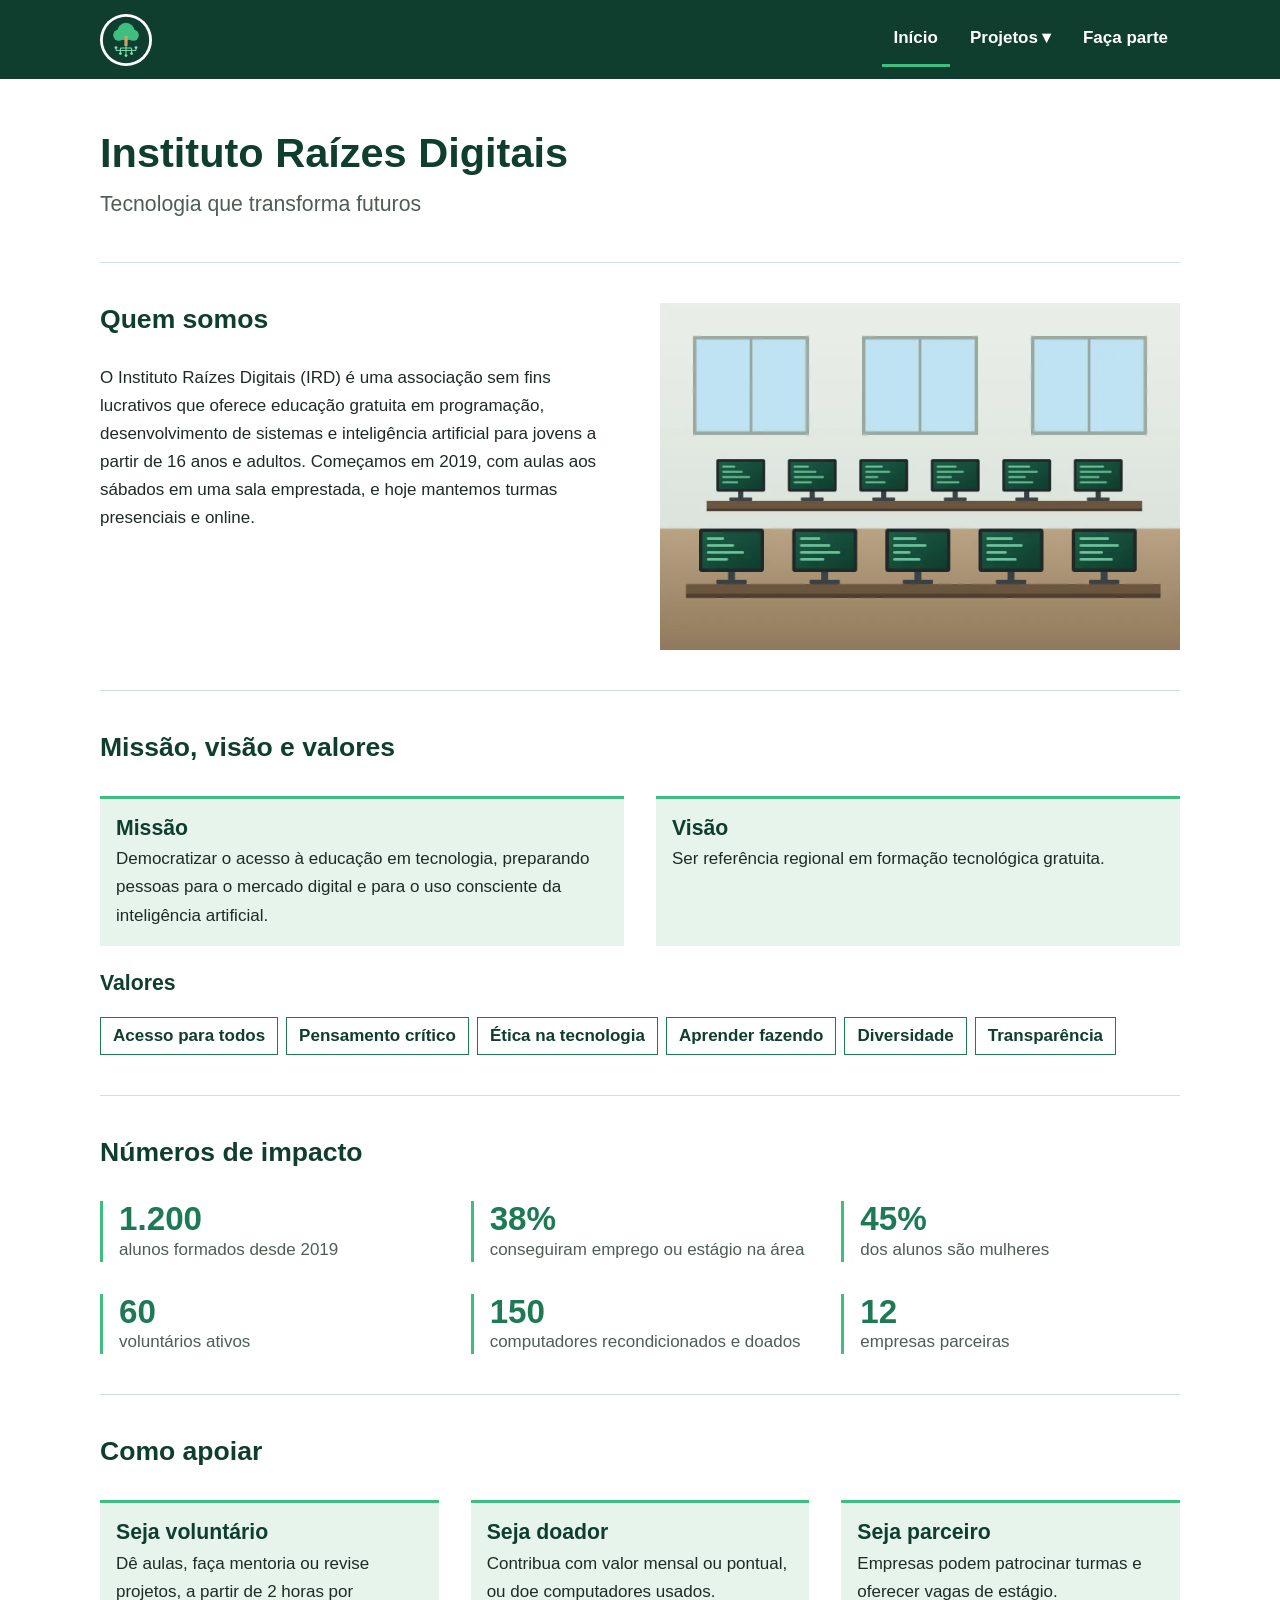
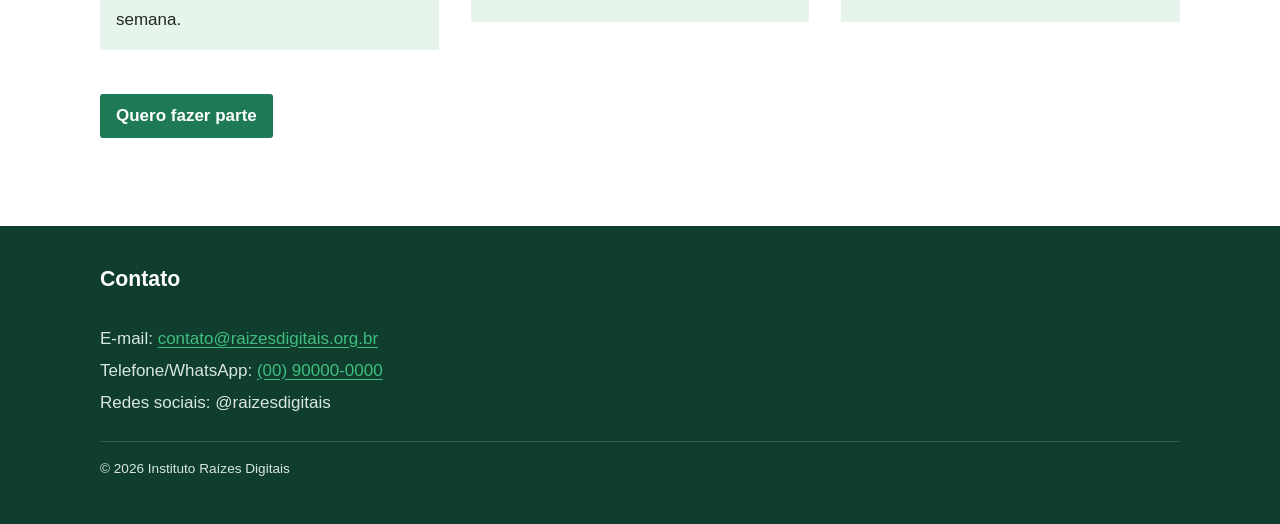
<file: index.html>
<!DOCTYPE html>
<html lang="pt-BR">
<head>
  <meta charset="UTF-8">
  <meta name="viewport" content="width=device-width, initial-scale=1.0">
  <meta name="description" content="Instituto Raízes Digitais: educação gratuita em programação e inteligência artificial.">
  <link rel="stylesheet" href="assets/css/style.css">
  <script type="module" src="assets/js/main.js"></script>
  <title>Instituto Raízes Digitais | Tecnologia que transforma futuros</title>
</head>
<body>
  <header>
    <picture>
      <source srcset="assets/img/logo-raizes-digitais.svg" type="image/svg+xml">
      <source srcset="assets/img/logo-raizes-digitais.webp" type="image/webp">
      <img src="assets/img/logo-raizes-digitais.png" alt="Logotipo do Instituto Raízes Digitais: uma árvore com raízes em forma de circuito eletrônico" width="120" height="120">
    </picture>
    <input type="checkbox" id="menu-toggle" class="menu-toggle">
    <label for="menu-toggle" class="menu-botao"><span class="menu-icone" aria-hidden="true"></span>Menu</label>
    <nav aria-label="Menu principal">
      <ul>
        <li><a href="#/inicio">Início</a></li>
        <li class="tem-submenu">
          <a href="#/projetos">Projetos</a>
          <ul>
            <li><a href="#/projetos/frentes">Frentes de atuação</a></li>
            <li><a href="#/projetos/como-participar">Como participar</a></li>
            <li><a href="#/projetos/protecao-menores">Proteção de menores</a></li>
          </ul>
        </li>
        <li><a href="#/cadastro">Faça parte</a></li>
      </ul>
    </nav>
  </header>

  <main id="app" tabindex="-1"></main>

  <footer>
    <h2>Contato</h2>
    <address>
      <p>E-mail: <a href="mailto:contato@raizesdigitais.org.br">contato@raizesdigitais.org.br</a></p>
      <p>Telefone/WhatsApp: <a href="tel:+5500900000000">(00) 90000-0000</a></p>
      <p>Redes sociais: @raizesdigitais</p>
    </address>
    <p>&copy; 2026 Instituto Raízes Digitais</p>
  </footer>

  <template id="tpl-card-projeto">
    <article>
      <h3 data-campo="nome"></h3>
      <p class="badges"></p>
      <p data-campo="descricao"></p>
      <ul>
        <li>Público: <span data-campo="publico"></span></li>
        <li>Duração: <span data-campo="duracao"></span></li>
        <li>Formato: <span data-campo="formato"></span></li>
      </ul>
    </article>
  </template>

  <template id="tpl-badge">
    <span class="badge"></span>
  </template>

  <template id="tpl-alerta">
    <p class="alerta" role="status"><span><strong data-campo="titulo"></strong> <span data-campo="mensagem"></span></span></p>
  </template>
</body>
</html>
</file>
<file: assets/css/style.css>
/* Instituto Raízes Digitais - folha de estilos */

/* Design system */
:root {
  /* Cores primárias: identidade verde */
  --cor-primaria: #1d7a55;
  --cor-primaria-escura: #0f3d2e;
  --cor-primaria-clara: #3fbf7f;
  --cor-primaria-suave: #e6f4ec;

  /* Cores secundárias: foco do teclado e avisos */
  --cor-secundaria: #c8a46a;
  --cor-secundaria-suave: #faf5ec;

  /* Cores neutras: texto, bordas e fundos */
  --cor-texto: #1f2a24;
  --cor-texto-suave: #4f5d55;
  --cor-texto-invertido: #d9e7df;
  --cor-borda: #d5e0d9;
  --cor-borda-campo: #808f86;
  --cor-fundo: #ffffff;
  --cor-linha-invertida: rgba(255, 255, 255, 0.15);
  --cor-hover-invertido: rgba(255, 255, 255, 0.4);

  /* Cores de estado: erro */
  --cor-erro: #b3261e;
  --cor-erro-suave: #fbe9e7;

  /* Tipografia */
  --fonte-base: "Segoe UI", Roboto, Arial, sans-serif;
  --peso-normal: 400;
  --peso-medio: 600;
  --peso-forte: 700;
  --altura-linha-texto: 1.65;
  --altura-linha-titulo: 1.25;

  /* Escala tipográfica modular de razão 1.25 sobre 17px */
  --texto-pequeno: 0.85rem;
  --texto-base: 1.0625rem;
  --texto-medio: 1.328rem;
  --texto-grande: 1.66rem;
  --texto-destaque: 2.075rem;
  --texto-titulo: clamp(2rem, 5vw, 2.594rem);

  /* Espaçamentos em escala de base 4px */
  --esp-1: 0.25rem;
  --esp-2: 0.5rem;
  --esp-3: 0.75rem;
  --esp-4: 1rem;
  --esp-5: 1.5rem;
  --esp-6: 2rem;
  --esp-7: 2.5rem;
  --esp-8: 3rem;

  /* Outras medidas */
  --raio: 3px;
  --largura: 1000px;
  --leitura: 68ch;

  /* Efeitos e sobreposição */
  --transicao: 0.25s ease;
  --sombra-botao: 0 4px 12px rgba(15, 61, 46, 0.3);
  --cor-sobreposicao: rgba(15, 61, 46, 0.6);

  /* Grid de 12 colunas */
  --colunas: 12;
  --gutter: var(--esp-5);
}

/* Base */
*,
*::before,
*::after {
  box-sizing: border-box;
}

html {
  scroll-behavior: smooth;
}

body {
  margin: 0;
  font-family: var(--fonte-base);
  font-size: var(--texto-base);
  line-height: var(--altura-linha-texto);
  color: var(--cor-texto);
  background: var(--cor-fundo);
}

img {
  max-width: 100%;
  height: auto;
  display: block;
}

p,
li {
  max-width: var(--leitura);
}

a {
  color: var(--cor-primaria);
  text-underline-offset: 0.15em;
}

a:hover {
  color: var(--cor-primaria-escura);
}

a:focus-visible,
button:focus-visible,
input:focus-visible,
select:focus-visible {
  outline: 3px solid var(--cor-secundaria);
  outline-offset: 2px;
}

/* Ocultar contorno do h1 focado via JavaScript na troca de rota para leitores de tela */
h1[tabindex="-1"]:focus {
  outline: none;
}

h1,
h2,
h3 {
  line-height: var(--altura-linha-titulo);
  color: var(--cor-primaria-escura);
}

h1 {
  font-size: var(--texto-titulo);
  margin: 0 0 var(--esp-2);
}

h2 {
  font-size: var(--texto-grande);
  margin: 0 0 var(--esp-6);
}

h3 {
  font-size: var(--texto-medio);
  margin: var(--esp-5) 0 var(--esp-1);
}

/* Cabeçalho e navegação */
header {
  display: flex;
  flex-wrap: wrap;
  align-items: center;
  justify-content: space-between;
  gap: var(--esp-1);
  padding: var(--esp-3) max(var(--esp-4), calc((100% - var(--largura)) / 2));
  background: var(--cor-primaria-escura);
  position: sticky;
  top: 0;
  z-index: 10;
}

header img {
  width: 52px;
  height: 52px;
  padding: 2px;
  background: var(--cor-fundo);
  border-radius: 50%;
}

nav ul {
  display: flex;
  flex-wrap: wrap;
  gap: var(--esp-2);
  margin: 0;
  padding: 0;
  list-style: none;
}

nav a {
  display: block;
  padding: var(--esp-3);
  border-bottom: 3px solid transparent;
  color: var(--cor-fundo);
  text-decoration: none;
  font-weight: var(--peso-medio);
}

nav a:hover {
  color: var(--cor-fundo);
  border-bottom-color: var(--cor-hover-invertido);
}

nav a[aria-current="page"] {
  border-bottom-color: var(--cor-primaria-clara);
}

/* Menu sanfona no celular, controlado por checkbox sem JavaScript */
.menu-toggle {
  position: absolute;
  opacity: 0;
  width: 1px;
  height: 1px;
}

.menu-botao {
  display: flex;
  align-items: center;
  gap: var(--esp-2);
  padding: var(--esp-2) var(--esp-3);
  border: 1px solid var(--cor-hover-invertido);
  border-radius: var(--raio);
  color: var(--cor-fundo);
  font-weight: var(--peso-medio);
  cursor: pointer;
}

.menu-toggle:focus-visible + .menu-botao {
  outline: 3px solid var(--cor-secundaria);
  outline-offset: 2px;
}

.menu-icone,
.menu-icone::before,
.menu-icone::after {
  display: block;
  width: 20px;
  height: 2px;
  background: var(--cor-fundo);
  transition: transform 0.3s;
}

.menu-icone {
  position: relative;
}

.menu-icone::before,
.menu-icone::after {
  content: "";
  position: absolute;
  left: 0;
}

.menu-icone::before {
  top: -6px;
}

.menu-icone::after {
  top: 6px;
}

.menu-toggle:checked + .menu-botao .menu-icone {
  background: transparent;
}

.menu-toggle:checked + .menu-botao .menu-icone::before {
  transform: translateY(6px) rotate(45deg);
}

.menu-toggle:checked + .menu-botao .menu-icone::after {
  transform: translateY(-6px) rotate(-45deg);
}

nav {
  flex-basis: 100%;
  max-height: 0;
  overflow: hidden;
  visibility: hidden;
  transition: max-height 0.3s, visibility 0.3s;
}

.menu-toggle:checked ~ nav {
  max-height: 30rem;
  visibility: visible;
}

nav > ul {
  flex-direction: column;
}

/* Submenu do Projetos estático no celular, vira dropdown em 768px */
nav .tem-submenu {
  position: relative;
}

nav .tem-submenu > a::after {
  content: "\25BE";
  margin-left: var(--esp-1);
}

nav .tem-submenu > ul {
  position: static;
  flex-direction: column;
  gap: 0;
  padding-left: var(--esp-4);
  background: var(--cor-primaria-escura);
}

nav .tem-submenu > ul a {
  border-bottom: 0;
}

nav .tem-submenu > ul a:hover {
  background: var(--cor-primaria);
}

/* Conteúdo principal */
main {
  max-width: calc(var(--largura) + 2 * var(--esp-4));
  margin: 0 auto;
  padding: var(--esp-6) var(--esp-4) var(--esp-8);
}

/* Grade de 12 colunas compartilhada pelo main e pelos blocos de seção */
main,
#quem-somos,
#missao-visao-valores,
#impacto ul,
#como-apoiar,
#frentes {
  display: grid;
  grid-template-columns: repeat(var(--colunas), minmax(0, 1fr));
  column-gap: var(--gutter);
  align-items: start;
}

main > *,
#quem-somos > *,
#missao-visao-valores > *,
#como-apoiar > *,
#frentes > * {
  grid-column: 1 / -1;
}

main > h1 + p {
  font-size: var(--texto-medio);
  color: var(--cor-texto-suave);
  margin: 0 0 var(--esp-7);
}

main > section {
  padding: var(--esp-6) 0;
  border-top: 1px solid var(--cor-borda);
  scroll-margin-top: 5rem;
}

main > section picture img {
  margin-top: var(--esp-5);
}

main h2 + * {
  margin-top: 0;
}

main > section > :last-child {
  margin-bottom: 0;
}

main h2 + p {
  margin-top: calc(-1 * var(--esp-1));
}

main h3 + p {
  margin-top: 0;
}

#missao-visao-valores ul {
  display: flex;
  flex-wrap: wrap;
  gap: var(--esp-2);
  max-width: none;
  padding: 0;
  list-style: none;
}

#missao-visao-valores li {
  padding: var(--esp-1) var(--esp-3);
  border: 1px solid var(--cor-primaria);
  color: var(--cor-primaria-escura);
  font-weight: var(--peso-medio);
}

#impacto ul {
  row-gap: var(--esp-6);
  margin: 0;
  padding: 0;
  list-style: none;
}

#impacto li {
  grid-column: span 6;
  padding-left: var(--esp-4);
  border-left: 3px solid var(--cor-primaria-clara);
  color: var(--cor-texto-suave);
  line-height: 1.4;
}

#impacto strong {
  display: block;
  font-size: var(--texto-destaque);
  line-height: 1.1;
  color: var(--cor-primaria);
}

#como-apoiar p:last-child a,
#como-participar a {
  display: inline-block;
  margin-top: var(--esp-1);
  padding: var(--esp-2) var(--esp-4);
  border-radius: var(--raio);
  background: var(--cor-primaria);
  color: var(--cor-fundo);
  text-decoration: none;
  font-weight: var(--peso-medio);
}

#como-apoiar p:last-child a:hover,
#como-participar a:hover {
  background: var(--cor-primaria-escura);
  color: var(--cor-fundo);
}

#como-participar a {
  margin-left: var(--esp-1);
  padding: var(--esp-1) var(--esp-3);
}

#missao-visao-valores h3:nth-of-type(-n + 2),
#missao-visao-valores p:nth-of-type(-n + 2),
#como-apoiar h3,
#como-apoiar h3 + p {
  max-width: none;
  margin-bottom: 0;
  padding-left: var(--esp-4);
  padding-right: var(--esp-4);
  background: var(--cor-primaria-suave);
}

#missao-visao-valores h3:nth-of-type(-n + 2),
#como-apoiar h3 {
  padding-top: var(--esp-4);
  padding-bottom: var(--esp-1);
  border-top: 3px solid var(--cor-primaria-clara);
}

#missao-visao-valores p:nth-of-type(-n + 2),
#como-apoiar h3 + p {
  padding-bottom: var(--esp-4);
}

#como-apoiar p:last-child {
  margin: var(--esp-7) 0 0;
}

/* Projetos */
#frentes {
  row-gap: var(--esp-6);
}

#frentes h2 {
  grid-column: 1 / -1;
  margin-bottom: calc(-1 * var(--esp-1));
}

#frentes article {
  padding-top: var(--esp-4);
  border-top: 3px solid var(--cor-primaria-clara);
}

#frentes article h3 {
  margin-top: 0;
}

#frentes article ul {
  margin: var(--esp-3) 0 0;
  padding: 0;
  list-style: none;
  font-size: var(--texto-pequeno);
  color: var(--cor-texto-suave);
}

#frentes article li + li {
  border-top: 1px solid var(--cor-borda);
  padding-top: var(--esp-1);
  margin-top: var(--esp-1);
}

#protecao-menores ul {
  padding-left: var(--esp-5);
}

#protecao-menores li + li {
  margin-top: var(--esp-2);
}

/* Formulário de cadastro */
form {
  display: grid;
  gap: var(--esp-7);
  max-width: 640px;
}

fieldset {
  min-width: 0;
  margin: 0;
  padding: var(--esp-4) 0 0;
  border: 0;
  border-top: 1px solid var(--cor-borda);
}

legend {
  padding: 0 var(--esp-3) 0 0;
  color: var(--cor-primaria-escura);
  font-size: var(--texto-medio);
  font-weight: var(--peso-forte);
}

fieldset p {
  margin: var(--esp-4) 0 0;
}

label {
  font-weight: var(--peso-medio);
}

input[type="text"],
input[type="email"],
input[type="tel"],
input[type="date"],
select {
  width: 100%;
  max-width: 480px;
  margin-top: var(--esp-1);
  padding: var(--esp-2) var(--esp-3);
  font: inherit;
  line-height: var(--altura-linha-titulo);
  color: var(--cor-texto);
  background: var(--cor-fundo);
  border: 1px solid var(--cor-borda-campo);
  border-radius: var(--raio);
}

input::placeholder {
  color: var(--cor-texto-suave);
}

input:hover,
select:hover {
  border-color: var(--cor-texto-suave);
}

input:focus,
select:focus {
  border-color: var(--cor-primaria);
}

input[type="radio"],
input[type="checkbox"] {
  width: 1.15rem;
  height: 1.15rem;
  margin: 0 var(--esp-2) 0 0;
  vertical-align: middle;
  accent-color: var(--cor-primaria);
}

input[type="radio"] + label,
input[type="checkbox"] + label {
  font-weight: var(--peso-normal);
}

input:user-invalid,
select:user-invalid {
  border-color: var(--cor-erro);
  border-left-width: 4px;
}

input:user-valid,
select:user-valid {
  border-color: var(--cor-primaria);
}

button {
  width: 100%;
  font: inherit;
  font-weight: var(--peso-forte);
  padding: var(--esp-3) var(--esp-5);
  border-radius: var(--raio);
  border: 2px solid var(--cor-primaria);
  cursor: pointer;
}

button[type="submit"] {
  background: var(--cor-primaria);
  color: var(--cor-fundo);
}

button[type="submit"]:hover {
  background: var(--cor-primaria-escura);
  border-color: var(--cor-primaria-escura);
}

button[type="reset"] {
  background: transparent;
  color: var(--cor-primaria);
  margin-top: var(--esp-2);
}

button[type="reset"]:hover {
  background: var(--cor-primaria-suave);
}

/* Rodapé */

/* Ocultar rodapé enquanto o #app está vazio para não exibi-lo no meio durante o carregamento da SPA */
#app:empty ~ footer {
  display: none;
}

footer {
  padding: var(--esp-7) max(var(--esp-4), calc((100% - var(--largura)) / 2));
  background: var(--cor-primaria-escura);
  color: var(--cor-texto-invertido);
}

footer h2 {
  color: var(--cor-fundo);
  font-size: var(--texto-medio);
}

footer address {
  font-style: normal;
}

footer p {
  margin: var(--esp-1) 0;
}

footer a {
  color: var(--cor-primaria-clara);
}

footer a:hover {
  color: var(--cor-fundo);
}

footer > p:last-child {
  margin-top: var(--esp-5);
  padding-top: var(--esp-4);
  border-top: 1px solid var(--cor-linha-invertida);
  max-width: none;
  font-size: var(--texto-pequeno);
}

/* Componentes de feedback */

/* Badges dos projetos */
.badges {
  display: flex;
  flex-wrap: wrap;
  gap: var(--esp-2);
  margin: var(--esp-2) 0;
}

.badge {
  display: inline-block;
  padding: var(--esp-1) var(--esp-2);
  font-size: var(--texto-pequeno);
  font-weight: var(--peso-medio);
  line-height: 1.2;
  border-radius: var(--raio);
  border: 1px solid var(--cor-borda-campo);
  color: var(--cor-texto-suave);
  background: var(--cor-fundo);
}

.badge--online {
  background: var(--cor-primaria-suave);
  border-color: var(--cor-primaria-escura);
  color: var(--cor-primaria-escura);
}

.badge--presencial {
  background: var(--cor-secundaria-suave);
  border-color: var(--cor-secundaria);
  color: var(--cor-texto);
}

.badge--hibrido {
  background: var(--cor-primaria);
  border-color: var(--cor-primaria);
  color: var(--cor-fundo);
}

/* Alertas */
.alerta {
  display: flex;
  gap: var(--esp-3);
  align-items: flex-start;
  padding: var(--esp-3) var(--esp-4);
  border: 1px solid;
  border-left-width: 4px;
  border-radius: var(--raio);
  max-width: none;
  margin: 0;
}

.alerta::before {
  font-weight: var(--peso-forte);
  flex-shrink: 0;
}

.alerta--info {
  background: var(--cor-primaria-suave);
  border-color: var(--cor-primaria);
}

.alerta--info::before {
  content: "\2139";
}

.alerta--sucesso {
  background: var(--cor-primaria-suave);
  border-color: var(--cor-primaria-clara);
}

.alerta--sucesso::before {
  content: "\2713";
}

.alerta--aviso {
  background: var(--cor-secundaria-suave);
  border-color: var(--cor-secundaria);
}

.alerta--aviso::before {
  content: "!";
}

.alerta--erro {
  background: var(--cor-erro-suave);
  border-color: var(--cor-erro);
}

.alerta--erro::before {
  content: "\2715";
}

/* Ocultar a área de feedback do formulário enquanto estiver vazia */
#form-feedback:empty {
  display: none;
}

/* Modal em dialog ocupando a tela para centralizar a caixa e fechar ao clicar no fundo */
.modal {
  position: fixed;
  inset: 0;
  width: 100%;
  height: 100%;
  max-width: none;
  max-height: none;
  margin: 0;
  padding: var(--esp-4);
  border: 0;
  background: transparent;
  color: var(--cor-texto);
  overflow: auto;
}

.modal[open] {
  display: flex;
  align-items: center;
  justify-content: center;
}

.modal::backdrop {
  background: var(--cor-sobreposicao);
}

.modal-caixa {
  width: 100%;
  max-width: 32rem;
  background: var(--cor-fundo);
  padding: var(--esp-6);
  border-radius: var(--raio);
  border-top: 4px solid var(--cor-primaria-clara);
  box-shadow: 0 10px 30px rgba(15, 61, 46, 0.3);
}

.modal-caixa h2 {
  margin-bottom: var(--esp-4);
}

.link-modal {
  width: auto;
  padding: 0;
  border: 0;
  background: none;
  color: var(--cor-primaria);
  font: inherit;
  text-decoration: underline;
  text-underline-offset: 0.15em;
  cursor: pointer;
}

.link-modal:hover {
  color: var(--cor-primaria-escura);
}

.modal-fechar {
  width: auto;
  font: inherit;
  font-weight: var(--peso-medio);
  padding: var(--esp-2) var(--esp-5);
  border: 0;
  border-radius: var(--raio);
  background: var(--cor-primaria);
  color: var(--cor-fundo);
  cursor: pointer;
}

.modal-fechar:hover {
  background: var(--cor-primaria-escura);
  color: var(--cor-fundo);
  box-shadow: var(--sombra-botao);
}

/* Breakpoints mobile-first */

/* 576px - celulares grandes e paisagem */
@media (min-width: 576px) {
  main {
    padding-top: var(--esp-8);
  }

  main > section {
    padding: var(--esp-7) 0;
  }

  #frentes > article {
    grid-column: span 6;
  }

  button {
    width: auto;
  }

  button[type="reset"] {
    margin: 0 0 0 var(--esp-2);
  }
}

/* 768px - tablets */
@media (min-width: 768px) {
  /* Menu em linha e submenu suspenso */
  .menu-toggle,
  .menu-botao {
    display: none;
  }

  nav {
    flex-basis: auto;
    max-height: none;
    overflow: visible;
    visibility: visible;
  }

  nav > ul {
    display: flex;
    flex-direction: row;
  }

  nav .tem-submenu > ul {
    position: absolute;
    top: 100%;
    left: 0;
    width: max-content;
    padding: var(--esp-1);
    z-index: 20;
    opacity: 0;
    visibility: hidden;
    transform: translateY(-0.5rem);
    transition: opacity 0.2s, transform 0.2s, visibility 0.2s;
  }

  nav .tem-submenu:hover > ul,
  nav .tem-submenu:focus-within > ul {
    opacity: 1;
    visibility: visible;
    transform: translateY(0);
  }

  /* Quem somos: texto em 6 colunas, imagem nas outras 6 */
  #quem-somos {
    grid-template-rows: auto 1fr;
    column-gap: var(--esp-7);
  }

  #quem-somos h2,
  #quem-somos p {
    grid-column: 1 / 7;
  }

  #quem-somos h2 {
    grid-row: 1;
  }

  #quem-somos p {
    grid-row: 2;
  }

  #quem-somos picture {
    grid-column: 7 / 13;
    grid-row: 1 / 3;
    align-self: stretch;
  }

  #quem-somos picture img {
    width: 100%;
    height: 100%;
    object-fit: cover;
    margin-top: 0;
  }

  /* Missão e Visão lado a lado, 6 + 6 colunas */
  #missao-visao-valores h3:nth-of-type(1),
  #missao-visao-valores h3:nth-of-type(2) {
    grid-row: 2;
    margin-top: 0;
  }

  #missao-visao-valores p:nth-of-type(1),
  #missao-visao-valores p:nth-of-type(2) {
    grid-row: 3;
    align-self: stretch;
  }

  #missao-visao-valores h3:nth-of-type(1),
  #missao-visao-valores p:nth-of-type(1) {
    grid-column: 1 / 7;
  }

  #missao-visao-valores h3:nth-of-type(2),
  #missao-visao-valores p:nth-of-type(2) {
    grid-column: 7 / 13;
  }

  /* Números de impacto, 3 por linha */
  #impacto li {
    grid-column: span 4;
  }

  /* Como apoiar, 3 blocos de 4 colunas */
  #como-apoiar h3 {
    grid-row: 2;
    margin-top: 0;
  }

  #como-apoiar h3 + p {
    grid-row: 3;
  }

  #como-apoiar h3:nth-of-type(1),
  #como-apoiar h3:nth-of-type(1) + p {
    grid-column: 1 / 5;
  }

  #como-apoiar h3:nth-of-type(2),
  #como-apoiar h3:nth-of-type(2) + p {
    grid-column: 5 / 9;
  }

  #como-apoiar h3:nth-of-type(3),
  #como-apoiar h3:nth-of-type(3) + p {
    grid-column: 9 / 13;
  }
}

/* 992px - notebooks */
@media (min-width: 992px) {
  :root {
    --gutter: var(--esp-6);
  }

  #frentes > article {
    grid-column: span 4;
  }
}

/* 1200px - desktops */
@media (min-width: 1200px) {
  :root {
    --largura: 1080px;
  }
}

/* 1400px - desktops panorâmicos */
@media (min-width: 1400px) {
  :root {
    --largura: 1140px;
    --gutter: var(--esp-7);
  }

  #quem-somos h2,
  #quem-somos p {
    grid-column: 1 / 6;
  }

  #quem-somos picture {
    grid-column: 6 / 13;
  }
}

/* Desativar transições para quem prefere menos animação */
@media (prefers-reduced-motion: reduce) {
  nav,
  .menu-icone,
  .menu-icone::before,
  .menu-icone::after,
  nav .tem-submenu > ul,
  .badge,
  .alerta,
  .modal,
  .modal-caixa,
  .modal-fechar {
    transition: none;
  }
}
</file>
